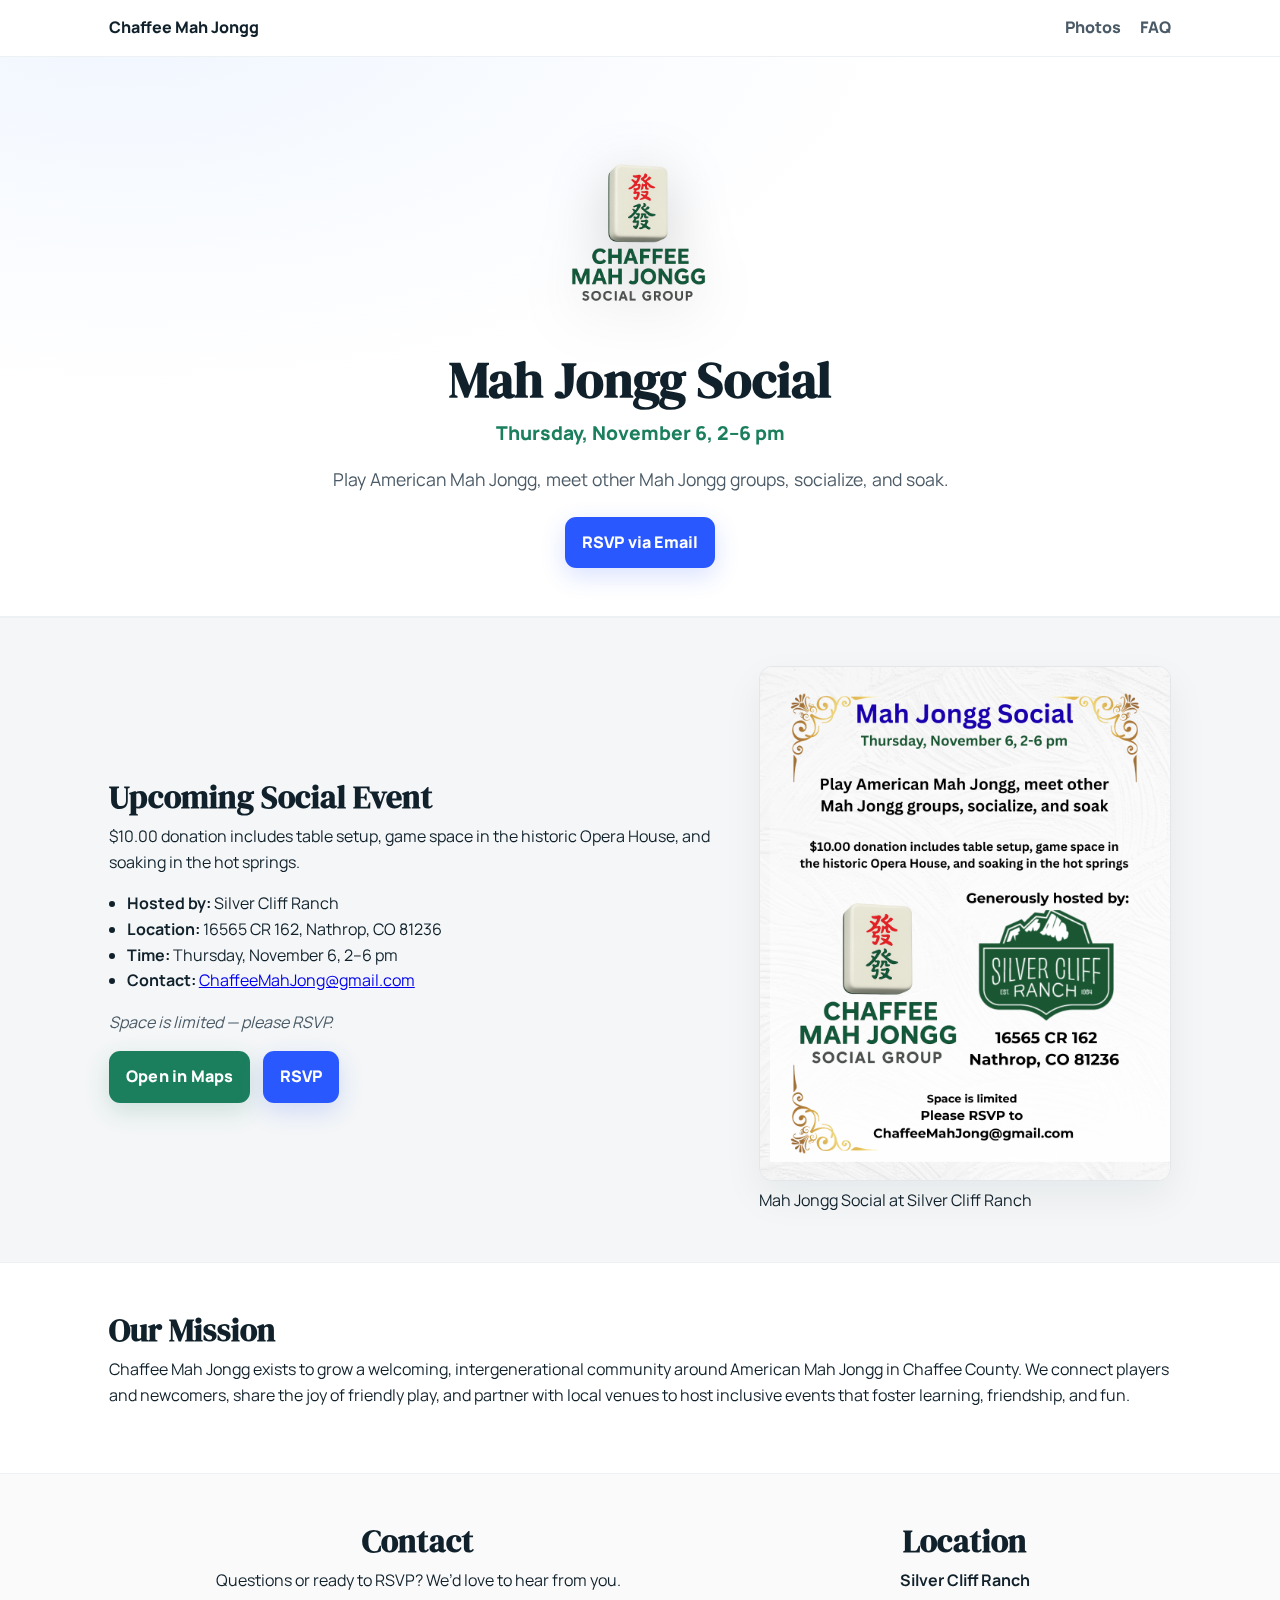
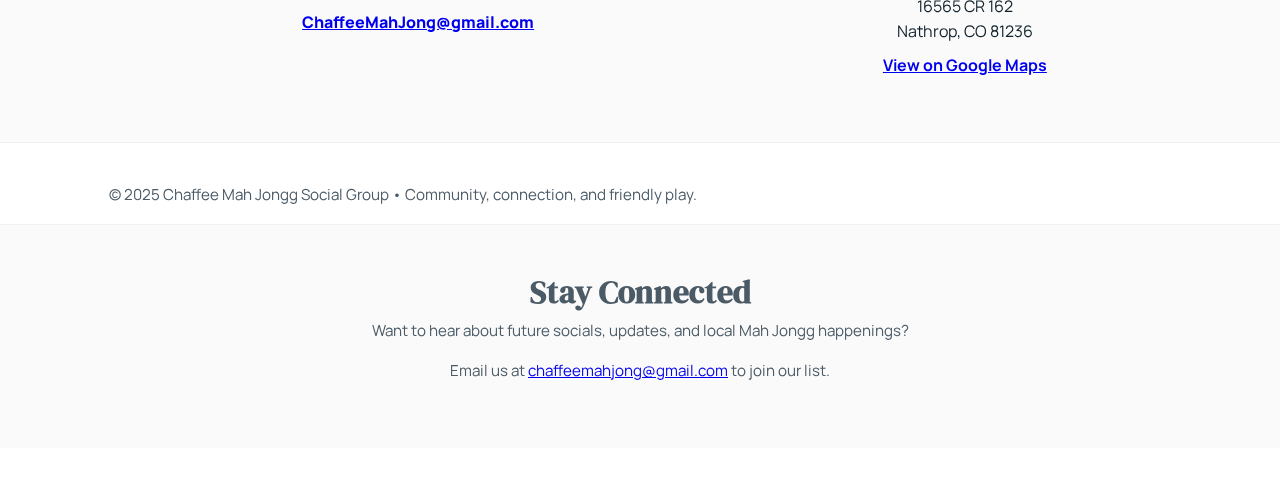
<file: index.html>
<!doctype html>
<html lang="en">
<head>
  <link rel="icon" href="favicon.ico">
  <link rel="apple-touch-icon" href="favicon.png">
  <meta charset="utf-8">
  <meta name="viewport" content="width=device-width, initial-scale=1">
  <title>Chaffee Mah Jongg Social Group</title>
  <meta name="description" content="Meet, play, and soak—American Mah Jongg in Chaffee County.">
  <meta property="og:title" content="Chaffee Mah Jongg Social Group">
  <meta property="og:description" content="Play American Mah Jongg, meet other Mah Jongg groups, socialize, and soak.">
  <meta property="og:type" content="website">
  <link rel="preconnect" href="https://fonts.googleapis.com">
  <link rel="preconnect" href="https://fonts.gstatic.com" crossorigin>
  <link href="https://fonts.googleapis.com/css2?family=Manrope:wght@300;400;700;800&family=DM+Serif+Display:ital@0;1&display=swap" rel="stylesheet">
  <link rel="stylesheet" href="styles.css">
</head>
<body>

  <nav class="nav">
    <div class="container nav__inner">
      <a class="brand" href="index.html" aria-label="Chaffee Mah Jongg Home">Chaffee Mah Jongg</a>
      <div class="nav__links">
        <a href="photos.html">Photos</a>
        <a href="faq.html">FAQ</a>
      </div>
    </div>
  </nav>

  <header class="hero">
    <div class="hero__inner container">
      <img class="logo" src="assets/logo.png" alt="Chaffee Mah Jongg logo" width="140" height="140">
      <h1>Mah Jongg Social</h1>
      <p class="hero__subtitle">Thursday, November 6, 2–6 pm</p>
      <p class="hero__tagline">Play American Mah Jongg, meet other Mah Jongg groups, socialize, and soak.</p>
      <a class="btn" href="mailto:ChaffeeMahJong@gmail.com?subject=RSVP%20Mah Jongg Social">RSVP via Email</a>
    </div>
  </header>

  <main>
    <section class="section section--event">
      <div class="container two-col">
        <div class="col">
          <h2>Upcoming Social Event</h2>
          <p>$10.00 donation includes table setup, game space in the historic Opera House, and soaking in the hot springs.</p>
          <ul class="details">
            <li><strong>Hosted by:</strong> Silver Cliff Ranch</li>
            <li><strong>Location:</strong> 16565 CR 162, Nathrop, CO 81236</li>
            <li><strong>Time:</strong> Thursday, November 6, 2–6 pm</li>
            <li><strong>Contact:</strong> <a href="mailto:ChaffeeMahJong@gmail.com">ChaffeeMahJong@gmail.com</a></li>
          </ul>
          <p class="note">Space is limited — please RSVP.</p>
          <div class="actions">
            <a class="btn btn--secondary" href="https://www.google.com/maps/search/?api=1&query=16565+CR+162+Nathrop,+CO+81236" target="_blank" rel="noopener">Open in Maps</a>
            <a class="btn" href="mailto:ChaffeeMahJong@gmail.com?subject=RSVP%20Mah Jongg Social">RSVP</a>
          </div>
        </div>
        <div class="col">
          <figure class="flyer">
            <img alt="Event flyer for Mah Jongg Social" src="assets/flyer.png">
            <figcaption>Mah Jongg Social at Silver Cliff Ranch</figcaption>
          </figure>
        </div>
      </div>
    </section>

    <section class="section">
      <div class="container">
        <h2>Our Mission</h2>
        <p>Chaffee Mah Jongg exists to grow a welcoming, intergenerational community around American Mah Jongg in Chaffee County. We connect players and newcomers, share the joy of friendly play, and partner with local venues to host inclusive events that foster learning, friendship, and fun.</p>
      </div>
    </section>

    <section class="section section--contact">
      <div class="container two-col">
        <div class="col">
          <h2>Contact</h2>
          <p>Questions or ready to RSVP? We’d love to hear from you.</p>
          <p><a class="email" href="mailto:ChaffeeMahJong@gmail.com">ChaffeeMahJong@gmail.com</a></p>
        </div>
        <div class="col location">
          <h2>Location</h2>
          <address>
            <strong>Silver Cliff Ranch</strong><br>
            16565 CR 162<br>
            Nathrop, CO 81236
          </address>
          <p><a class="map-link" href="https://www.google.com/maps/search/?api=1&query=16565+CR+162+Nathrop,+CO+81236" target="_blank" rel="noopener">View on Google Maps</a></p>
        </div>
      </div>
    </section>
  </main>

  <footer class="footer">
    <div class="container">
      <p>© 2025 Chaffee Mah Jongg Social Group • Community, connection, and friendly play.</p>
    </div>
  
    <section class="section section--contact">
      <div class="container">
        <h2>Stay Connected</h2>
        <p>Want to hear about future socials, updates, and local Mah Jongg happenings?</p>
        <p>Email us at <a href="mailto:chaffeemahjong@gmail.com">chaffeemahjong@gmail.com</a> to join our list.</p>
      </div>
    </section>

  </footer>
</body>
</html>
</file>
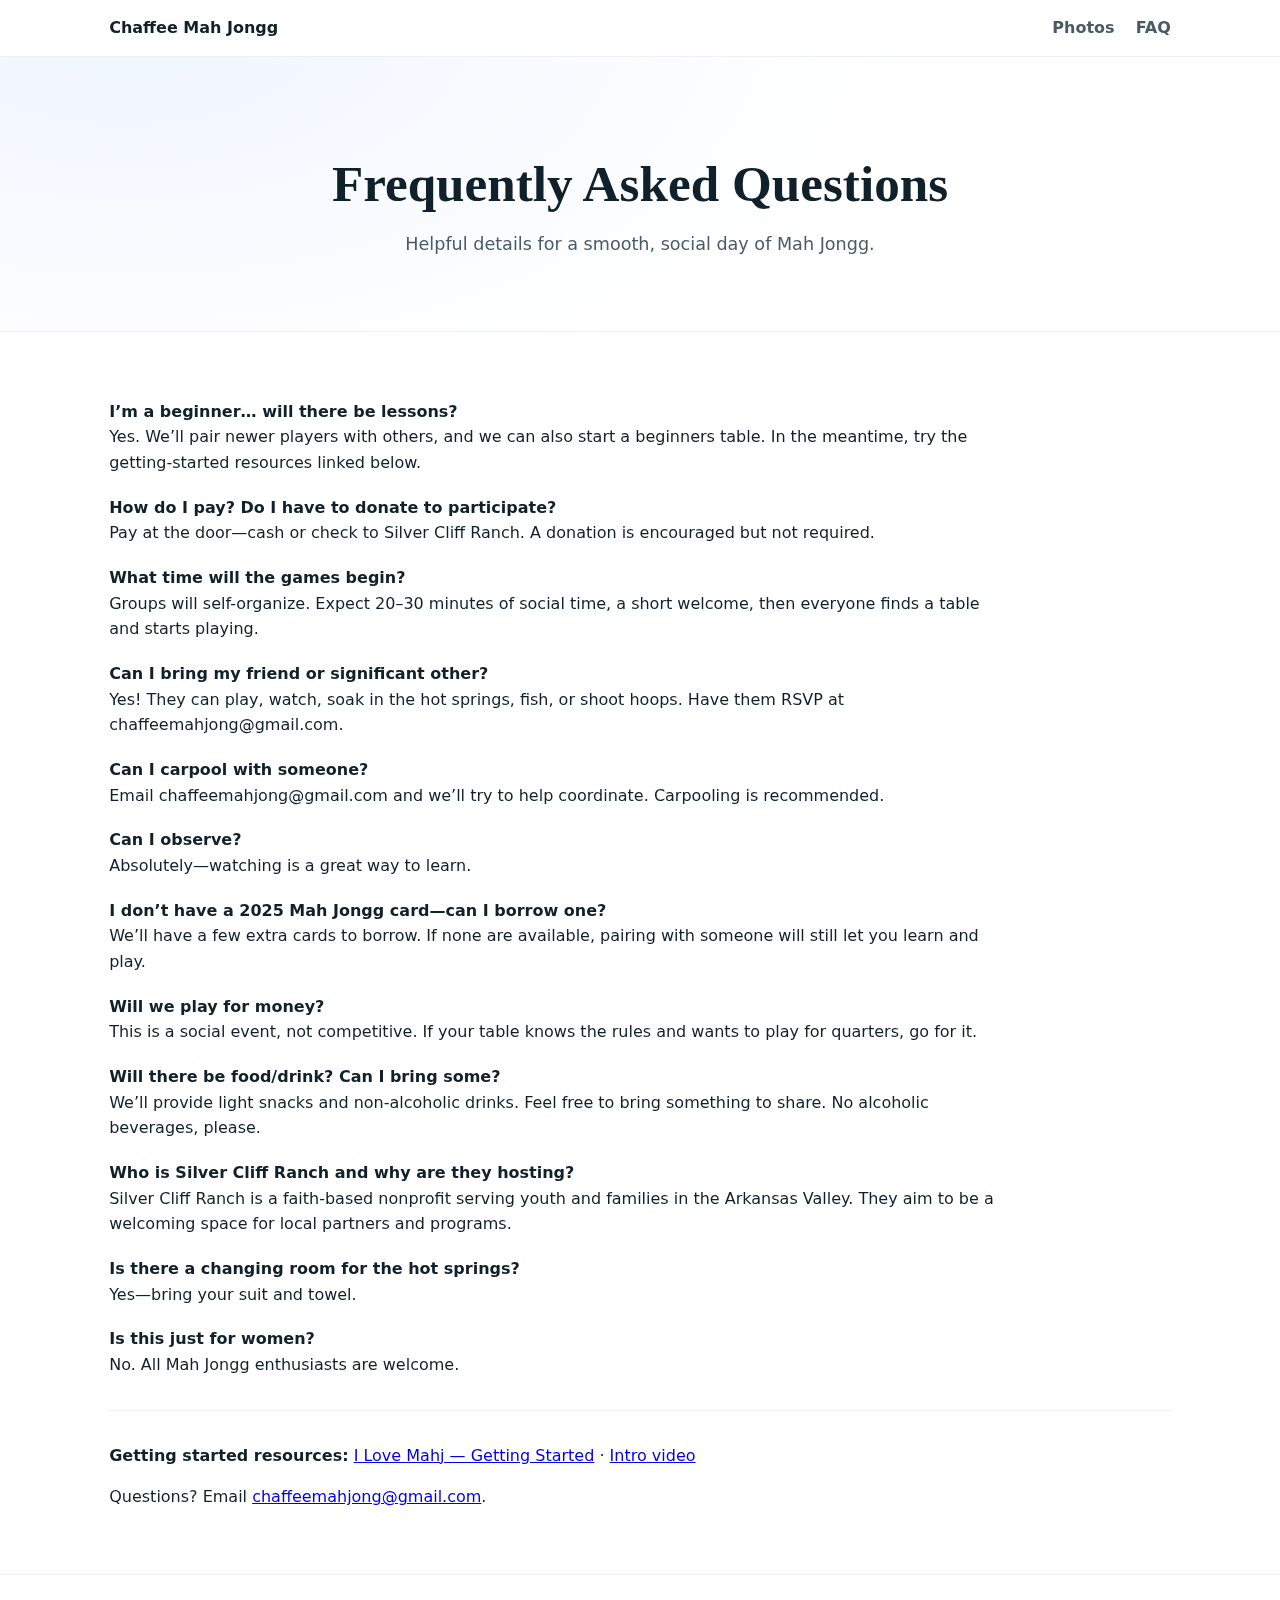
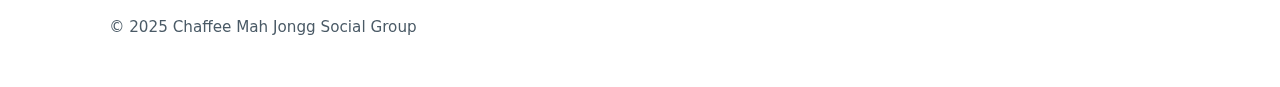
<file: faq.html>
<!doctype html>
<html lang="en">
<head>

  <meta property="og:title" content="Chaffee Mah Jongg — FAQ">
  <meta property="og:description" content="Answers about our socials: beginners, schedule, donations, carpool, cards, and more.">
  <meta property="og:type" content="website">
  <meta property="og:image" content="assets/og-default.png">
  <meta name="twitter:card" content="summary_large_image">
  <meta name="twitter:title" content="Chaffee Mah Jongg — FAQ">
  <meta name="twitter:description" content="Answers about our socials: beginners, schedule, donations, carpool, cards, and more.">
  <meta name="twitter:image" content="assets/og-default.png">

  <link rel="icon" href="favicon.ico">
  <link rel="apple-touch-icon" href="favicon.png">
  <meta charset="utf-8">
  <meta name="viewport" content="width=device-width, initial-scale=1">
  <title>FAQ — Chaffee Mah Jongg</title>
  <link rel="stylesheet" href="styles.css">
</head>
<body>
  
  <nav class="nav">
    <div class="container nav__inner">
      <a class="brand" href="index.html" aria-label="Chaffee Mah Jongg Home">Chaffee Mah Jongg</a>
      <div class="nav__links">
        <a href="photos.html">Photos</a>
        <a href="faq.html">FAQ</a>
      </div>
    </div>
  </nav>

  <header class="hero">
    <div class="hero__inner container">
      <h1>Frequently Asked Questions</h1>
      <p class="hero__tagline">Helpful details for a smooth, social day of Mah Jongg.</p>
    </div>
  </header>
  <main class="section faq">
    <div class="container">
      <dl>
      <dt>I’m a beginner… will there be lessons?</dt>
<dd>Yes. We’ll pair newer players with others, and we can also start a beginners table. In the meantime, try the getting-started resources linked below.</dd>
<dt>How do I pay? Do I have to donate to participate?</dt>
<dd>Pay at the door—cash or check to Silver Cliff Ranch. A donation is encouraged but not required.</dd>
<dt>What time will the games begin?</dt>
<dd>Groups will self-organize. Expect 20–30 minutes of social time, a short welcome, then everyone finds a table and starts playing.</dd>
<dt>Can I bring my friend or significant other?</dt>
<dd>Yes! They can play, watch, soak in the hot springs, fish, or shoot hoops. Have them RSVP at chaffeemahjong@gmail.com.</dd>
<dt>Can I carpool with someone?</dt>
<dd>Email chaffeemahjong@gmail.com and we’ll try to help coordinate. Carpooling is recommended.</dd>
<dt>Can I observe?</dt>
<dd>Absolutely—watching is a great way to learn.</dd>
<dt>I don’t have a 2025 Mah Jongg card—can I borrow one?</dt>
<dd>We’ll have a few extra cards to borrow. If none are available, pairing with someone will still let you learn and play.</dd>
<dt>Will we play for money?</dt>
<dd>This is a social event, not competitive. If your table knows the rules and wants to play for quarters, go for it.</dd>
<dt>Will there be food/drink? Can I bring some?</dt>
<dd>We’ll provide light snacks and non‑alcoholic drinks. Feel free to bring something to share. No alcoholic beverages, please.</dd>
<dt>Who is Silver Cliff Ranch and why are they hosting?</dt>
<dd>Silver Cliff Ranch is a faith‑based nonprofit serving youth and families in the Arkansas Valley. They aim to be a welcoming space for local partners and programs.</dd>
<dt>Is there a changing room for the hot springs?</dt>
<dd>Yes—bring your suit and towel.</dd>
<dt>Is this just for women?</dt>
<dd>No. All Mah Jongg enthusiasts are welcome.</dd>
      </dl>
      <hr style="margin:2rem 0;border:0;border-top:1px solid #eef1f3">
      <p><strong>Getting started resources:</strong>
        <a href="https://ilovemahj.com/american-mahjong-getting-started" target="_blank" rel="noopener">I Love Mahj — Getting Started</a> ·
        <a href="https://www.youtube.com/watch?v=SrOY40SxDVw" target="_blank" rel="noopener">Intro video</a>
      </p>
      <p>Questions? Email <a href="mailto:chaffeemahjong@gmail.com">chaffeemahjong@gmail.com</a>.</p>
    </div>
  </main>
  <footer class="footer">
    <div class="container"><p>© 2025 Chaffee Mah Jongg Social Group</p></div>
  </footer>
</body>
</html>
</file>
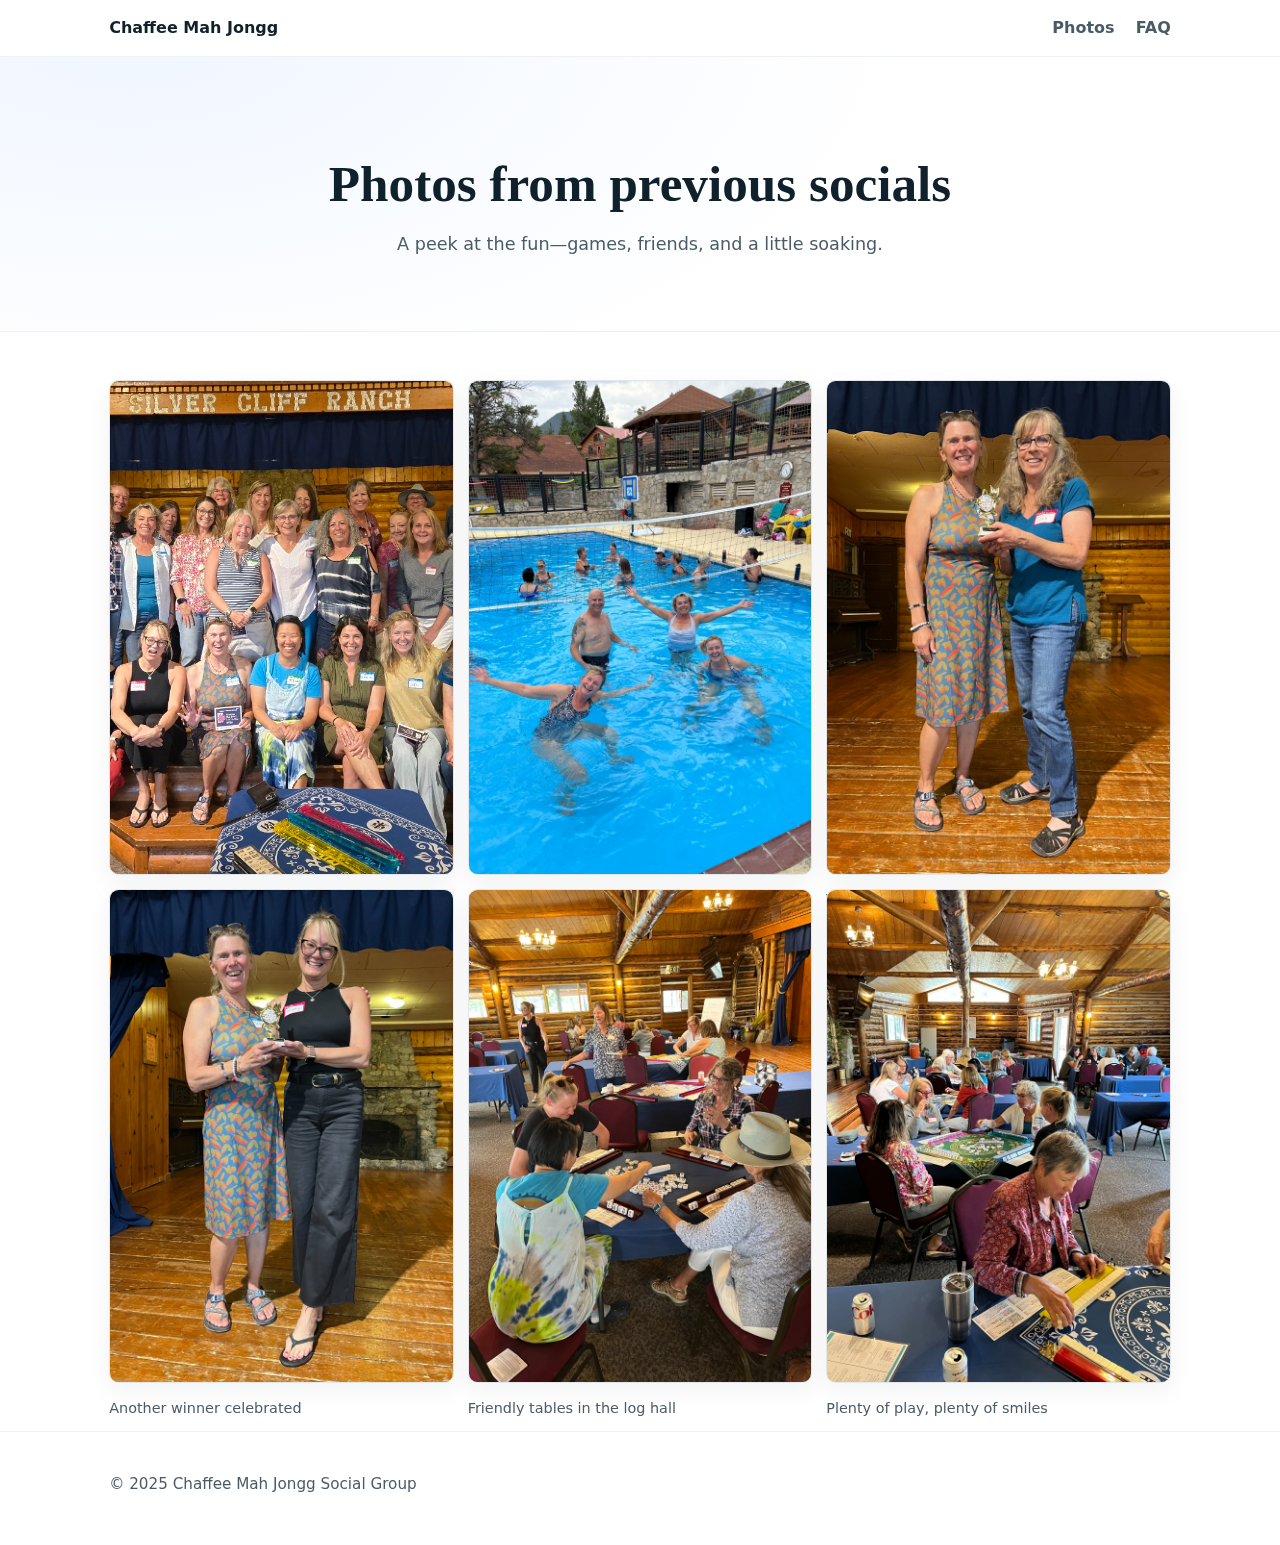
<file: photos.html>
<!doctype html>
<html lang="en">
<head>

  <meta property="og:title" content="Chaffee Mah Jongg — Photos">
  <meta property="og:description" content="See the fun from previous socials — friendly play, community, and smiles.">
  <meta property="og:type" content="website">
  <meta property="og:image" content="assets/og-default.png">
  <meta name="twitter:card" content="summary_large_image">
  <meta name="twitter:title" content="Chaffee Mah Jongg — Photos">
  <meta name="twitter:description" content="See the fun from previous socials — friendly play, community, and smiles.">
  <meta name="twitter:image" content="assets/og-default.png">

  <link rel="icon" href="favicon.ico">
  <link rel="apple-touch-icon" href="favicon.png">
  <meta charset="utf-8">
  <meta name="viewport" content="width=device-width, initial-scale=1">
  <title>Photos from previous socials — Chaffee Mah Jongg</title>
  <link rel="stylesheet" href="styles.css">
</head>
<body>
  
  <nav class="nav">
    <div class="container nav__inner">
      <a class="brand" href="index.html" aria-label="Chaffee Mah Jongg Home">Chaffee Mah Jongg</a>
      <div class="nav__links">
        <a href="photos.html">Photos</a>
        <a href="faq.html">FAQ</a>
      </div>
    </div>
  </nav>

  <header class="hero">
    <div class="hero__inner container">
      <h1>Photos from previous socials</h1>
      <p class="hero__tagline">A peek at the fun—games, friends, and a little soaking.</p>
    </div>
  </header>
  <main class="section">
    <div class="container">
      <div class="gallery">
        <figure><img src="assets/photo_1.jpg" alt="Group photo at Silver Cliff Ranch"><figcaption>Group photo at Silver Cliff Ranch</figcaption></figure>
<figure><img src="assets/photo_2.jpg" alt="Hot springs pool between games"><figcaption>Hot springs pool between games</figcaption></figure>
<figure><img src="assets/photo_3.jpg" alt="Trophy time!"><figcaption>Trophy time!</figcaption></figure>
<figure><img src="assets/photo_4.jpg" alt="Another winner celebrated"><figcaption>Another winner celebrated</figcaption></figure>
<figure><img src="assets/photo_5.jpg" alt="Friendly tables in the log hall"><figcaption>Friendly tables in the log hall</figcaption></figure>
<figure><img src="assets/photo_6.jpg" alt="Plenty of play, plenty of smiles"><figcaption>Plenty of play, plenty of smiles</figcaption></figure>
      </div>
    </div>
  </main>
  <footer class="footer">
    <div class="container"><p>© 2025 Chaffee Mah Jongg Social Group</p></div>
  </footer>
</body>
</html>
</file>
<file: styles.css>
:root{
  --bg:#ffffff;
  --ink:#10212b;
  --ink-muted:#4a5a66;
  --brand:#1b7f5e;
  --accent:#2a58ff;
  --soft:#f4f6f7;
  --ring:rgba(42,88,255,.35);
}
*{box-sizing:border-box}
html,body{margin:0;padding:0}
body{
  font-family:Manrope,system-ui,-apple-system,Segoe UI,Roboto,Ubuntu,'Helvetica Neue',Arial,sans-serif;
  color:var(--ink);
  background:var(--bg);
  line-height:1.6;
}
h1,h2{
  font-family:'DM Serif Display',Georgia,'Times New Roman',serif;
  line-height:1.2;
  margin:0 0 .5rem 0;
}
h1{font-size:clamp(2rem, 4vw + 1rem, 3.2rem)}
h2{font-size:clamp(1.5rem, 1.6vw + .8rem, 2rem)}
p{margin:.5rem 0 1rem 0}
.container{max-width:1100px;margin:0 auto;padding:0 1.2rem}
.hero{
  background: radial-gradient(1200px 600px at 10% -10%, #f0f6ff 0%, #fff 65%),
              radial-gradient(800px 400px at 110% 10%, #e6fff4 0%, #fff 55%);
  padding: 6rem 0 3rem 0;
  text-align:center;
  border-bottom:1px solid #eef1f3;
}
.hero__subtitle{font-weight:800;color:var(--brand);font-size:1.2rem;margin:.25rem 0 .5rem 0}
.hero__tagline{font-size:1.05rem;color:var(--ink-muted);max-width:50ch;margin:0 auto 1.5rem auto}
.btn{
  display:inline-block;
  padding:.8rem 1.05rem;
  border-radius:.7rem;
  background:var(--accent);
  color:white;
  text-decoration:none;
  font-weight:800;
  letter-spacing:.2px;
  transition:transform .06s ease, box-shadow .2s ease;
  box-shadow:0 8px 24px rgba(42,88,255,.18);
}
.btn:hover{transform:translateY(-1px)}
.btn:focus{outline:3px solid var(--ring); outline-offset:2px}
.btn--secondary{background:var(--brand);box-shadow:0 8px 24px rgba(27,127,94,.18)}
.section{padding:3rem 0}
.section--highlight{background:var(--soft)}
.details{padding-left:1.1rem}
.note{color:var(--ink-muted);font-style:italic}
.two-col{display:grid;grid-template-columns:1.2fr .8fr;gap:2rem;align-items:start}
@media (max-width: 820px){.two-col{grid-template-columns:1fr} .hero{padding:4rem 0 2rem 0}}
.flyer{margin:0}
.flyer img{width:100%;border-radius:.8rem;border:1px solid #e3e7ea;box-shadow:0 16px 40px rgba(16,33,43,.06)}
.footer{padding:2rem 0;border-top:1px solid #eef1f3;color:var(--ink-muted);font-size:.95rem}
.section--contact .email{font-weight:800}
.location address{font-style:normal}
.map-link{font-weight:700}
.actions{display:flex; gap:.8rem; flex-wrap:wrap; margin-top:.8rem}


/* Navigation */
.nav{position:sticky;top:0;background:rgba(255,255,255,.9);backdrop-filter:saturate(180%) blur(10px);border-bottom:1px solid #eef1f3;z-index:50}
.nav__inner{display:flex;gap:1rem;align-items:center;justify-content:space-between;min-height:56px}
.nav .brand{font-weight:900;text-decoration:none;color:var(--ink)}
.nav__links a{margin-left:1rem;text-decoration:none;color:var(--ink-muted);font-weight:800}
.nav__links a:hover{color:var(--ink)}

/* Gallery */
.gallery{display:grid;grid-template-columns:repeat(auto-fill,minmax(260px,1fr));gap:14px}
.gallery figure{margin:0}
.gallery img{width:100%;height:100%;object-fit:cover;border-radius:.6rem;border:1px solid #e3e7ea;box-shadow:0 8px 24px rgba(16,33,43,.06)}
.gallery figcaption{font-size:.9rem;color:var(--ink-muted);margin-top:.35rem}
.faq dl{max-width:900px}
.faq dt{font-weight:900;margin-top:1.2rem}
.faq dd{margin-left:0}


/* Mahjong themed header */
.hero--mahjong{
  background:
    radial-gradient(1200px 600px at 10% -10%, #e9f7f1 0%, #ffffff 60%),
    radial-gradient(800px 400px at 110% 10%, #f3f7ff 0%, #ffffff 55%);
  position:relative;
  overflow:hidden;
}
.hero--mahjong::before{
  content:"";
  position:absolute; inset:0;
  background:
    linear-gradient(45deg, rgba(27,127,94,.05) 25%, transparent 25%) -10px 0/20px 20px,
    linear-gradient(-45deg, rgba(27,127,94,.05) 25%, transparent 25%) 0px 0/20px 20px;
  pointer-events:none;
}
.hero .logo{
  display:block;
  margin:0 auto 1rem auto;
  filter: drop-shadow(0 12px 30px rgba(0,0,0,.18));
  border-radius:20px;
}
.hero__cta{margin-top:1rem; display:flex; gap:.8rem; justify-content:center; flex-wrap:wrap}

/* Event section styling */
.section--event{
  background:var(--soft);
  border-top:1px solid #eef1f3;
  border-bottom:1px solid #eef1f3;
}
.section--event .two-col{align-items:center}


/* Minimalist theme tweaks */
body{background:#fff;color:var(--ink)}
.nav-logo{height:32px;width:auto;vertical-align:middle;margin-right:.4rem}
.hero--mahjong{background:#fff}
.hero--mahjong::before{display:none}
.hero__tagline{max-width:65ch;margin-top:1rem;font-size:1.1rem;color:var(--ink-muted)}
.section--contact{text-align:center;background:#fafafa;border-top:1px solid #eef1f3}
.section--contact h2{margin-bottom:.5rem}


/* Ensure sticky navbar + logo sizing on all pages */
.nav{position:sticky; top:0; background:rgba(255,255,255,.95); backdrop-filter:saturate(180%) blur(8px); border-bottom:1px solid #eef1f3; z-index:100}
.nav-logo{height:28px; width:auto; vertical-align:middle; margin-right:.45rem}
@media (min-width: 900px){ .nav-logo{height:32px} }
.hero .logo{display:block; margin:0 auto 1rem auto; height:auto; max-width:180px}


/* Ensure navbar is sticky and logo visible */
.nav{position:sticky; top:0; background:#ffffffcc; backdrop-filter:saturate(180%) blur(8px); border-bottom:1px solid #eef1f3; z-index:100}
.nav-logo{height:28px; width:auto; vertical-align:middle; margin-right:.5rem}
.hero .logo{display:block; margin:0 auto 1rem auto; width:140px; height:auto}
@media (max-width:560px){ .nav-logo{height:24px} .hero .logo{width:110px} }


/* Prominent logos & favicon ready tweaks */
.nav-logo{height:34px !important; margin-right:.55rem; filter: drop-shadow(0 4px 10px rgba(0,0,0,.12));}
.hero .logo{width:180px !important; filter: drop-shadow(0 14px 30px rgba(0,0,0,.18));}
@media (max-width:560px){ .nav-logo{height:28px !important} .hero .logo{width:140px !important} }
</file>
